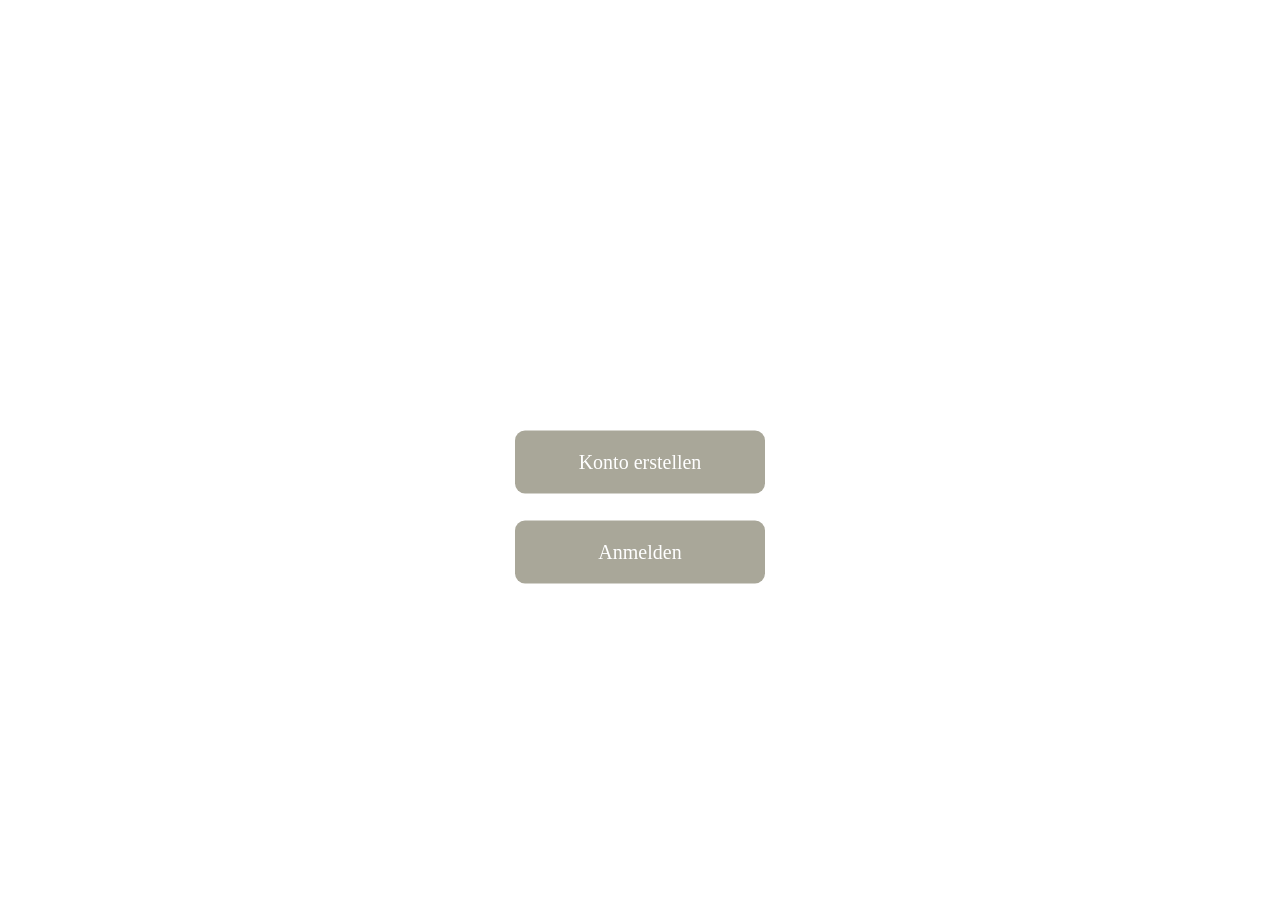
<file: src/main/java/de/easyscoot/frontend/pages/index.html>
<!DOCTYPE html>
<html>
<head>
    <!-- CSS einbinden -->
    <link rel="stylesheet" href="../styles/style.css">
    <link rel="stylesheet" href="../styles/notifications.css"/>
</head>
<body>

<!-- Hintergrund Video -->
<video id="bg-video" autoplay muted loop>
    <source src="../assets/EasyScoot.mp4" type="video/mp4">
</video>

<!-- Text -->
<h1 class="title">EasyScoot</h1>

<!-- Konto erstellen -->
<button class="btn btn1" id="btnCreate">Konto erstellen</button>

<!-- Anmelden -->
<button class="btn btn2" id="btnLogin">Anmelden</button>

<!-- JavaScript einbinden -->
<script src="../scripts/index.js"></script>
<script src="../scripts/notifications.js"></script>
</body>
</html>
</file>
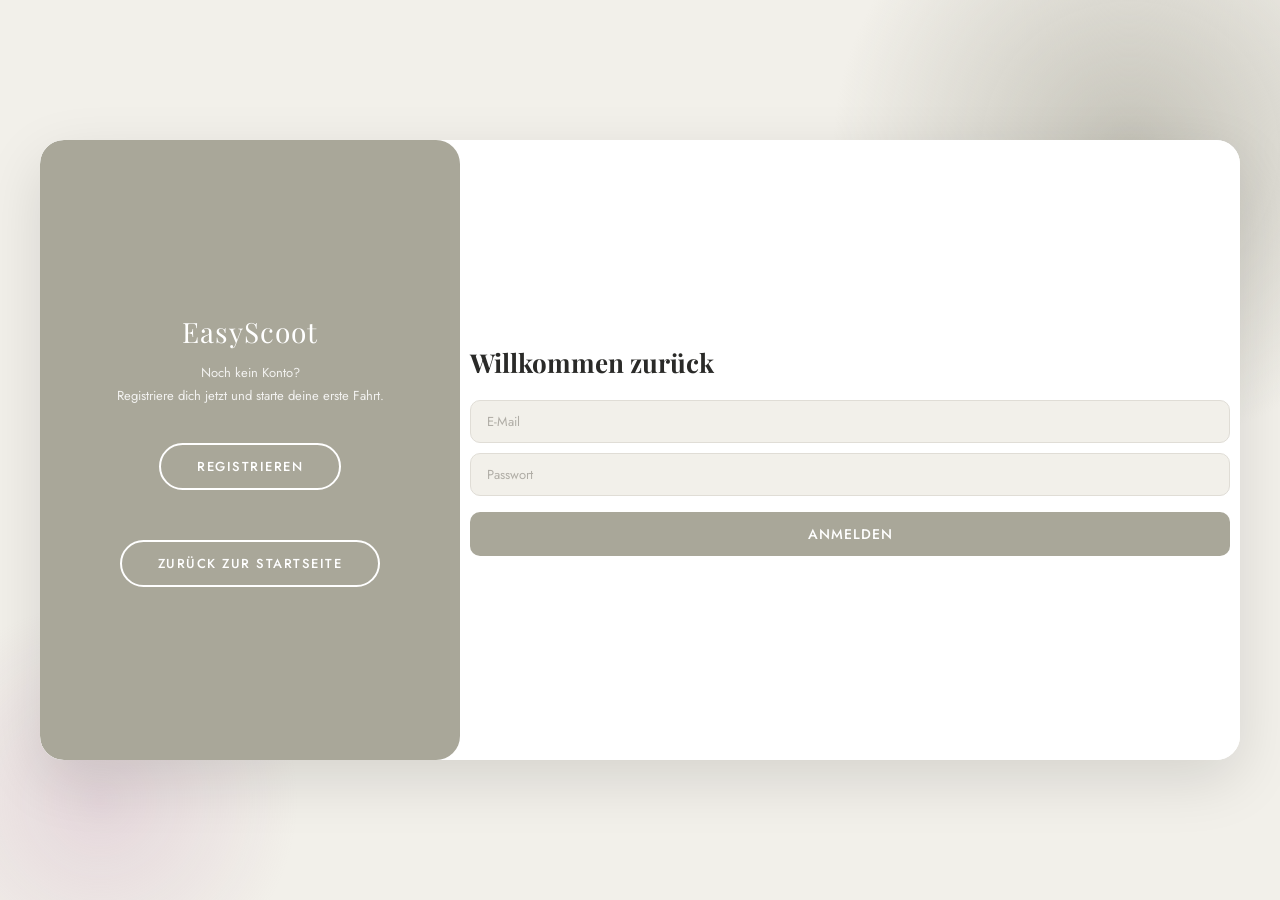
<file: src/main/java/de/easyscoot/frontend/pages/auth.html>
<!DOCTYPE html>
<html lang="de">
<head>
    <meta charset="utf-8">
    <meta name="viewport" content="width=device-width, initial-scale=1.0">
    <title>EasyScoot – Anmelden</title>
    <link href="https://fonts.googleapis.com/css2?family=Playfair+Display:wght@400;700&family=Jost:wght@300;400;500&display=swap" rel="stylesheet">
    <link rel="stylesheet" href="../styles/auth.css">
    <link rel="stylesheet" href="../styles/notifications.css"/>
</head>
<body>

<div class="auth-wrapper">

    <!-- Sliding Panel -->
    <div class="slider" id="slider">
        <div class="slider__logo">EasyScoot</div>

        <div id="slider-to-register">
            <p class="slider__sub">Noch kein Konto?<br>Registriere dich jetzt und starte deine erste Fahrt.</p>
            <button class="slider__btn" id="btn-show-register">Registrieren</button>
        </div>

        <div id="slider-to-login" style="display:none;">
            <p class="slider__sub">Bereits registriert?<br>Melde dich an und fahr los.</p>
            <button class="slider__btn" id="btn-show-login">Anmelden</button>
        </div>

        <button class="slider__btn" id="btn-back-home" style="margin-top: 50px;">Zurück zur Startseite</button>
    </div>

    <!-- Login Formular -->
    <div class="form-panel panel-login" id="panel-login">
        <h2>Willkommen zurück</h2>
        <form id="loginForm" style="width:100%;">
            <div class="input-group">
                <input type="email" id="LoginEmail" placeholder="E-Mail" required>
            </div>
            <div class="input-group">
                <input type="password" id="LoginPassword" placeholder="Passwort" required>
            </div>
            <button type="submit" class="btn-submit">Anmelden</button>
        </form>
    </div>

    <!-- Register Formular -->
    <div class="form-panel panel-register" id="panel-register">
        <h2>Konto erstellen</h2>
        <div class="form-scroll">
            <form id="accountForm" style="width:100%;">
                <!-- Vorname + Nachname -->
                <div class="input-row">
                    <div class="input-group">
                        <input type="text" id="ForeName" placeholder="Vorname" required>
                    </div>
                    <div class="input-group">
                        <input type="text" id="Name" placeholder="Nachname" required>
                    </div>
                </div>
                <!-- Straße + Nummer -->
                <div class="input-row">
                    <div class="input-group">
                        <input type="text" id="Street" placeholder="Straße" required>
                    </div>
                    <div class="input-group" style="max-width:120px;">
                        <input type="number" id="StreetNumber" placeholder="Nr." required>
                    </div>
                </div>
                <!-- PLZ + Ort -->
                <div class="input-row">
                    <div class="input-group" style="max-width:140px;">
                        <input type="text" id="Plz" placeholder="PLZ" required>
                    </div>
                    <div class="input-group">
                        <input type="text" id="Location" placeholder="Ort" required>
                    </div>
                </div>
                <!-- E-Mail -->
                <div class="input-group">
                    <input type="email" id="Email" placeholder="E-Mail" required>
                </div>
                <!-- Passwort -->
                <div class="input-group">
                    <input type="password" id="Password" placeholder="Passwort" required>
                </div>
                <p class="password-hint">Mindestens 8 Zeichen, inkl. Groß-, Kleinbuchstaben und Zahlen.</p>
                <!-- Passwort wiederholen -->
                <div class="input-group">
                    <input type="password" id="RepeatPassword" placeholder="Passwort wiederholen" required>
                </div>
                <button type="submit" class="btn-submit">Konto erstellen</button>
            </form>
        </div>
    </div>

</div>
<script src="../scripts/notifications.js"></script>
<script src="../scripts/auth.js"></script>
</body>
</html>
</file>
<file: src/main/java/de/easyscoot/frontend/styles/style.css>
body {
    margin: 0;
    overflow: hidden;
}


#bg-video {
    position: fixed;
    top: 0;
    left: 0;

    width: 100vw;
    height: 100vh;

    object-fit: cover;
    object-position: center 6%;

    z-index: -1;
}


.title {
    position: fixed;
    top: 29%;
    left: 50%;
    transform: translate(-50%, -50%);
    color: white;
    font-size: 70px;
}

/*Knöpfe einstellen für Konto erstellen und Anmelden*/


.btn {
    padding: 20px 50px;
    font-size: 20px;

    width: 250px;

    font-family: 'Playfair Display', serif;

    background-color: #a9a799;
    color: white;

    border: none;
    border-radius: 10px;

    cursor: pointer;

    position: fixed;
    top: 60%;
    left: 50%;
    transform: translate(-50%, -50%);

    z-index: 1;

    transition: 0.3s;
}


.btn:hover {
    background-color: #c79dba;
    transform: translate(-50%, -50%) scale(1.1);
}

.btn1 { top: 48%; }
.btn2 { top: 58%; }

.btn3 {
    padding: 10px 20px;

    background-color: #a9a799;
    color: white;

    border: none;
    border-radius: 10px;

    cursor: pointer;

    position: fixed;
    top: 60%;
    left: 50%;
    transform: translate(-50%, -50%);

    z-index: 1;

    transition: 0.3s;

}



.settings-btn {
    position: fixed;

    bottom: 20px;   /* Abstand unten */
    right: 20px;    /* Abstand rechts */

    width: 30px;
    height: 30px;

    cursor: pointer;

    z-index: 1;

    transition: 0.3s;


}


.filter-bar input::-webkit-outer-spin-button,
.filter-bar input::-webkit-inner-spin-button {
    -webkit-appearance: none;
    margin: 0;
}

.filter-bar input[type=number] {
    -moz-appearance: textfield;
}


.settings-btn:hover {
    transform: rotate(90deg) scale(1.1);
}

/*Konto erstellen Seite*/
/* Container */
.form-container {
    position: fixed;
    top: 50%;
    left: 40%;
    transform: translate(-65%, -50%);
    grid-template-columns: 1fr 1fr;

    font-family: 'Playfair Display', serif;

    display: flex;
    flex-direction: column;
    align-items: center;

    padding: 30px;

    width: 350px;
}


/* Inputs */
/* Wrapper = beide Spalten nebeneinander */
.form-wrapper {
    display: flex;
    justify-content: center;
    gap: 60px;  /* Abstand zwischen links & rechts */

    position: fixed;
    top: 55%;
    left: 50%;
    transform: translate(-50%, -50%);
}

/* Spalten */
.form-left,
.form-right {
    display: flex;
    flex-direction: column;
}

/* Inputs */
.form-wrapper input {
    width: 300px;
    padding: 14px;
    margin: 10px 0;

    border-radius: 12px;
    border: none;

    font-size: 16px;
    background: rgba(255, 255, 255, 0.8);
    color: black;
}

/* Button unter allem */
button {
    display: block;
    margin: 30px auto;
}

.title1 {
    position: fixed;
    top: 6%;
    left: 50%;
    transform: translate(-50%, -50%);
    color: white;
    font-size: 70px;
}

/*button für das Konto erstellen */
.btn4 {
    position: fixed;
    top:90%;
    left: 50%;

}

.label1 {

    color: white;
}

/*
Map für die Scooter Auswahl
 */

body.availability-page {
    margin: 0;
    padding: 0;
}

body.availability-page #map {
    height: 100vh;
    width: 100%;
}


.password-hint {
    font-size: 12px;
    color: #666666;
    margin-top: -5px;
    margin-bottom: 10px;
    text-align: center;
}

/* Hintergrund für Login und CreateAccount Seiten */
body.form-page {
    background-color: #C9C2A3;
}

/* Weiterleitung zwischen Login und Registrierung */
.form-switch {
    text-align: center;
    position: fixed;
    top: 87%;
    left: 50%;
    transform: translateX(-50%);
    font-size: 14px;
    color: white;
    z-index: 10;
}

.form-switch-link {
    color: white;
    font-weight: bold;
    text-decoration: underline;
}

.form-switch-link:hover {
    color: #c79dba;
}
</file>
<file: src/main/java/de/easyscoot/frontend/styles/notifications.css>
#app-notification {
    position: fixed;
    top: 24px;
    right: 24px;
    z-index: 9999;
    /* Анимация появления */
    animation: slideInRight 0.4s cubic-bezier(0.4, 0, 0.2, 1) forwards;
}

#app-notification.hide {
    /* Анимация исчезновения */
    animation: slideOutRight 0.4s cubic-bezier(0.4, 0, 0.2, 1) forwards;
}

.custom-alert {
    display: flex;
    align-items: center;
    gap: 15px;
    padding: 16px 20px;
    border-radius: 8px;
    min-width: 300px;
    max-width: 400px;
    background-color: rgba(10, 14, 25, 0.85); /* Темный фон под стать дизайну */
    backdrop-filter: blur(10px);
    font-family: 'Jost', sans-serif;
    position: relative;
    overflow: hidden;
    cursor: pointer;
    transition: background-color 0.4s;
}

/* Вертикальная полоска слева (как в оригинале) */
.custom-alert::before {
    content: '';
    position: absolute;
    left: 0;
    top: 15%;
    height: 70%;
    width: 3px;
    border-radius: 0 4px 4px 0;
}

/* --- УСПЕХ (Зеленый неон) --- */
.alert-success {
    border: 1px solid rgba(36, 241, 6, 0.46);
    background-color: rgba(7, 149, 66, 0.12);
    box-shadow: 0px 0px 10px rgba(37, 156, 8, 0.3);
}
.alert-success:hover { background-color: rgba(7, 149, 66, 0.35); }
.alert-success::before { background-color: #0ad406; }
.alert-success .custom-alert-icon, .alert-success .custom-alert-title {
    color: #0ad406;
    text-shadow: 0 0 5px rgba(10, 212, 6, 0.6);
}

/* --- ОШИБКА (Красный неон) --- */
.alert-error {
    border: 1px solid rgba(241, 6, 6, 0.81);
    background-color: rgba(220, 17, 1, 0.16);
    box-shadow: 0px 0px 10px rgba(255, 3, 3, 0.4);
}
.alert-error:hover { background-color: rgba(220, 17, 1, 0.33); }
.alert-error::before { background-color: #ff0303; }
.alert-error .custom-alert-icon, .alert-error .custom-alert-title {
    color: #ff0303;
    text-shadow: 0 0 5px rgba(255, 3, 3, 0.6);
}

/* --- ПРЕДУПРЕЖДЕНИЕ (Оранжевый неон) --- */
.alert-warning {
    border: 1px solid rgba(241, 142, 6, 0.81);
    background-color: rgba(220, 128, 1, 0.16);
    box-shadow: 0px 0px 10px rgba(255, 177, 3, 0.3);
}
.alert-warning:hover { background-color: rgba(220, 128, 1, 0.33); }
.alert-warning::before { background-color: #ffb103; }
.alert-warning .custom-alert-icon, .alert-warning .custom-alert-title {
    color: #ffb103;
    text-shadow: 0 0 5px rgba(255, 177, 3, 0.6);
}

/* --- ИНФО (Голубой неон) --- */
.alert-info {
    border: 1px solid rgba(6, 44, 241, 0.46);
    background-color: rgba(7, 73, 149, 0.12);
    box-shadow: 0px 0px 10px rgba(3, 150, 255, 0.3);
}
.alert-info:hover { background-color: rgba(7, 73, 149, 0.35); }
.alert-info::before { background-color: #0396ff; }
.alert-info .custom-alert-icon, .alert-info .custom-alert-title {
    color: #0396ff;
    text-shadow: 0 0 5px rgba(3, 150, 255, 0.6);
}

/* Текст и расположение */
.custom-alert-icon {
    font-size: 26px;
    display: flex;
    align-items: center;
    justify-content: center;
}

.custom-alert-content {
    flex: 1;
    display: flex;
    flex-direction: column;
}

.custom-alert-title {
    font-size: 15px;
    font-weight: 600;
    margin-bottom: 2px;
}

.custom-alert-message {
    font-size: 13px;
    color: #e2e8f0;
    line-height: 1.4;
}

.custom-alert-close {
    background: none;
    border: none;
    color: #94a3b8;
    font-size: 18px;
    cursor: pointer;
    padding: 5px;
    transition: color 0.2s, transform 0.2s;
}

.custom-alert-close:hover {
    color: #fff;
    transform: scale(1.1);
}

/* --- АНИМАЦИИ ВЫЕЗДА --- */
@keyframes slideInRight {
    from { opacity: 0; transform: translateX(100px); }
    to { opacity: 1; transform: translateX(0); }
}

@keyframes slideOutRight {
    from { opacity: 1; transform: translateX(0); }
    to { opacity: 0; transform: translateX(100px); }
}

/* --- АНИМАЦИИ ИКОНОК --- */
.alert-error .notification-icon-animated {
    animation: pulse-icon 1.5s infinite;
}
.alert-warning .notification-icon-animated {
    animation: flash-icon 2s infinite;
}
.alert-success .notification-icon-animated {
    animation: bounce-icon 2s infinite;
}

@keyframes pulse-icon {
    0% { transform: scale(1); opacity: 1; }
    50% { transform: scale(1.15); opacity: 0.8; }
    100% { transform: scale(1); opacity: 1; }
}

@keyframes flash-icon {
    0%, 50%, 100% { opacity: 1; }
    25%, 75% { opacity: 0.4; }
}

@keyframes bounce-icon {
    0%, 100% { transform: translateY(0); }
    50% { transform: translateY(-3px); }
}
</file>
<file: src/main/java/de/easyscoot/frontend/styles/auth.css>
*, *::before, *::after {
    margin: 0;
    padding: 0;
    box-sizing: border-box;
}

:root {
    --sand:       #a9a799;
    --sand-lt:    #c4c2b8;
    --sand-dk:    #8a8878;
    --cream:      #f2f0ea;
    --dark:       #2a2a28;
    --white:      #ffffff;
    --rose:       #c79dba;
    --transition: 0.8s cubic-bezier(0.77, 0, 0.175, 1);
}

body {
    min-height: 100vh;
    display: flex;
    justify-content: center;
    align-items: center;
    background-color: var(--cream);
    font-family: 'Jost', sans-serif;
    overflow: hidden;
}

/* Hintergrund Kreise */
body::before {
    content: '';
    position: fixed;
    width: 600px;
    height: 600px;
    border-radius: 50%;
    background: radial-gradient(circle, var(--sand-lt) 0%, transparent 70%);
    top: -150px;
    right: -150px;
    z-index: 0;
    pointer-events: none;
}

body::after {
    content: '';
    position: fixed;
    width: 400px;
    height: 400px;
    border-radius: 50%;
    background: radial-gradient(circle, var(--rose) 0%, transparent 70%);
    bottom: -100px;
    left: -100px;
    z-index: 0;
    opacity: 0.3;
    pointer-events: none;
}

/* Hauptcontainer */
.auth-wrapper {
    position: relative;
    width: 1200px;
    height: 620px;
    background: var(--white);
    border-radius: 24px;
    box-shadow: 0 20px 60px rgba(0,0,0,0.12);
    overflow: hidden;
    z-index: 1;
}

/* Sliding Panel */
.slider {
    position: absolute;
    top: 0;
    left: 0;
    width: 35%;
    height: 100%;
    background: var(--sand);
    border-radius: 24px;
    z-index: 10;
    transition: var(--transition);
    display: flex;
    flex-direction: column;
    justify-content: center;
    align-items: center;
    padding: 40px;
    text-align: center;
}

.slider.slide-right {
    left: 65%;
}

.slider__logo {
    font-family: 'Playfair Display', serif;
    font-size: 28px;
    color: var(--white);
    margin-bottom: 12px;
    letter-spacing: 1px;
}

.slider__sub {
    font-size: 13px;
    color: rgba(255,255,255,0.85);
    line-height: 1.7;
    margin-bottom: 36px;
}

.slider__btn {
    padding: 12px 36px;
    background: transparent;
    border: 2px solid var(--white);
    border-radius: 40px;
    color: var(--white);
    font-family: 'Jost', sans-serif;
    font-size: 13px;
    font-weight: 500;
    letter-spacing: 1.5px;
    text-transform: uppercase;
    cursor: pointer;
    transition: 0.3s;
}

.slider__btn:hover {
    background: var(--white);
    color: var(--sand);
}

/* Formular Container */
.form-panel {
    position: absolute;
    top: 0;
    width: 65%;
    height: 100%;
    display: flex;
    flex-direction: column;
    justify-content: center;
    align-items: flex-start;
    padding: 40px 10px;
    transition: var(--transition);
    background: var(--white);
}

/* Login Panel */
.panel-login {
    left: 65%;
    opacity: 1;
}

.panel-login.move-left {
    left: 35%;
    opacity: 1;
}

/* Register Panel */
.panel-register {
    left: 65%;
    opacity: 0;
    pointer-events: none;
}

.panel-register.move-right {
    left: 0;
    opacity: 1;
    pointer-events: all;
}

.form-panel h2 {
    font-family: 'Playfair Display', serif;
    font-size: 26px;
    color: var(--dark);
    margin-bottom: 20px;
}

/* Inputs */
.input-row {
    display: flex;
    gap: 12px;
    width: 100%;
}

.input-group {
    position: relative;
    width: 100%;
    margin-bottom: 10px;
}

.input-group input {
    width: 100%;
    padding: 11px 16px;
    border: 1.5px solid #e0ddd6;
    border-radius: 10px;
    font-family: 'Jost', sans-serif;
    font-size: 13px;
    color: var(--dark);
    background: var(--cream);
    outline: none;
    transition: 0.25s;
}

.input-group input:focus {
    border-color: var(--sand);
    background: var(--white);
}

.input-group input::placeholder {
    color: #b0ada6;
    font-size: 13px;
}

/* Passwort Hinweis */
.password-hint {
    font-size: 11px;
    color: #b0ada6;
    margin-top: -6px;
    margin-bottom: 8px;
    padding-left: 4px;
}

/* Submit Button */
.btn-submit {
    width: 100%;
    padding: 12px;
    margin-top: 6px;
    background: var(--sand);
    color: var(--white);
    border: none;
    border-radius: 10px;
    font-family: 'Jost', sans-serif;
    font-size: 14px;
    font-weight: 500;
    letter-spacing: 1px;
    text-transform: uppercase;
    cursor: pointer;
    transition: 0.3s;
}

.btn-submit:hover {
    background: var(--sand-dk);
    transform: translateY(-1px);
    box-shadow: 0 6px 20px rgba(169,167,153,0.4);
}

.btn-submit:active {
    transform: translateY(0);
}

/* Scrollbar für Register */
.form-scroll {
    width: 100%;
    overflow-y: auto;
    max-height: 500px;
    padding-right: 4px;
}

.form-scroll::-webkit-scrollbar {
    width: 4px;
}

.form-scroll::-webkit-scrollbar-thumb {
    background: var(--sand-lt);
    border-radius: 4px;
}

.profile-balance {
    margin: 4px 0 0;
    font-size: 12px;
    color: rgba(255, 255, 255, 0.55);
    display: flex;
    align-items: center;
    gap: 4px;
}

.profile-balance i {
    font-size: 13px;
    color: rgba(255, 255, 255, 0.4);
}
</file>
